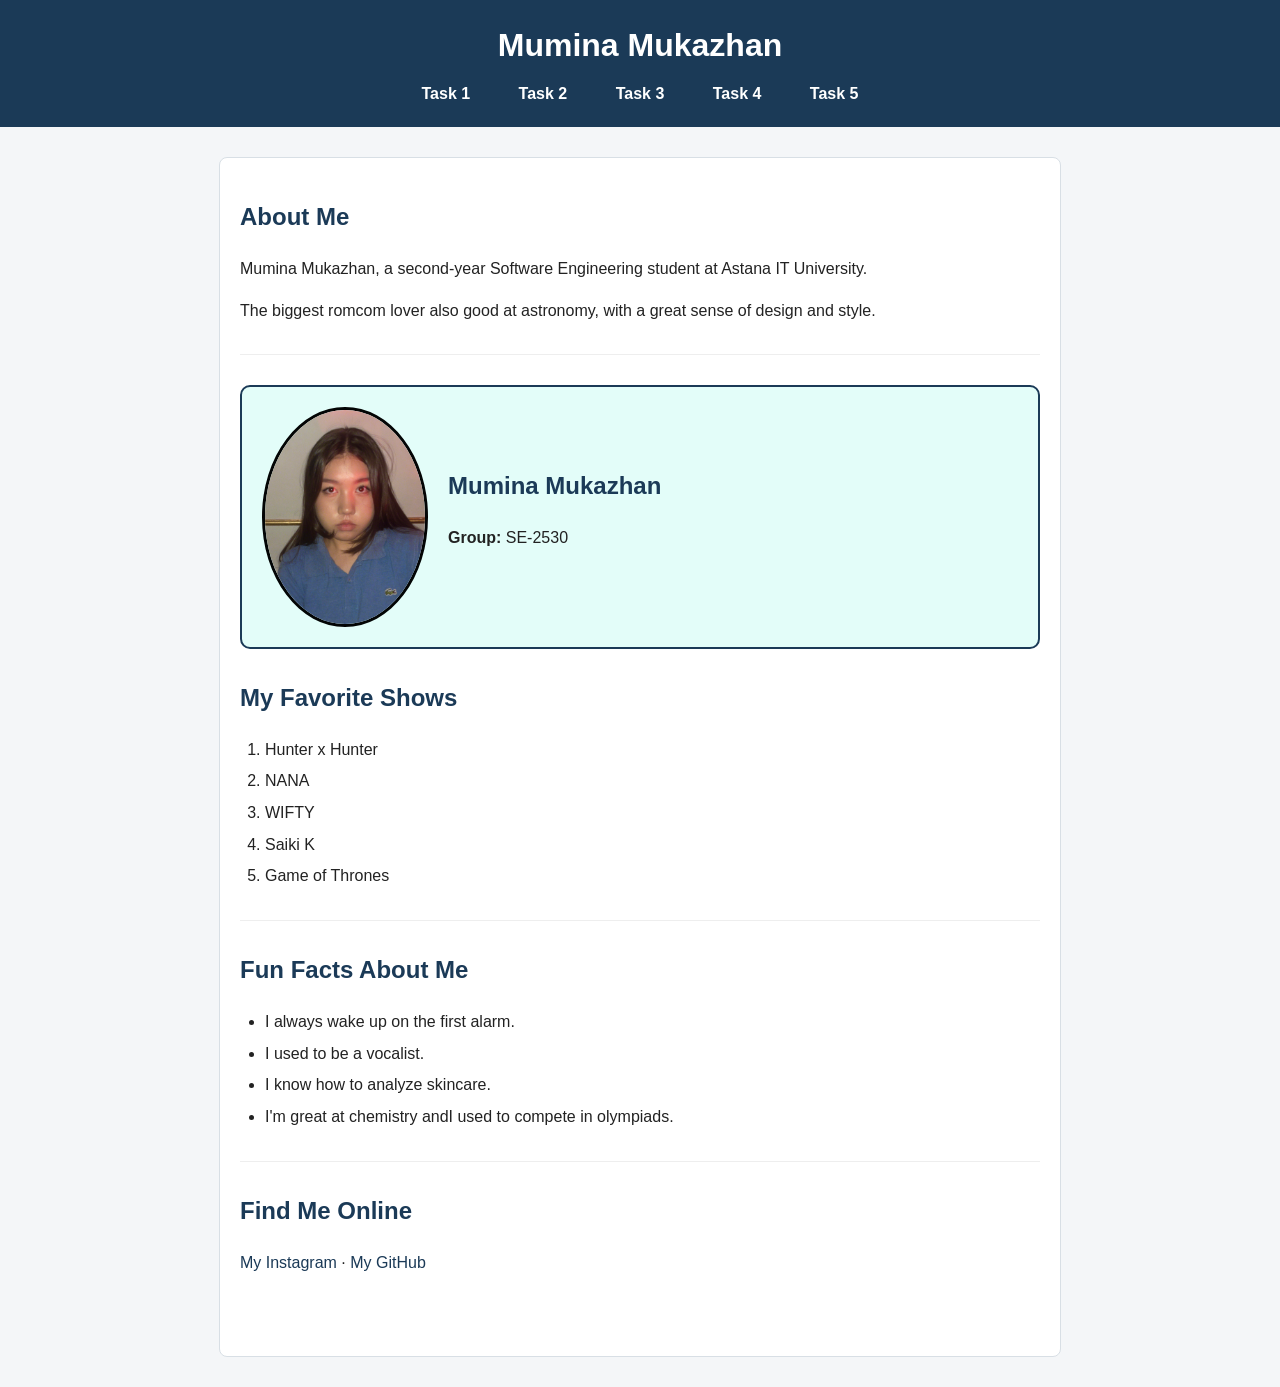
<file: index.html>
<!DOCTYPE html>
<html lang="en">
<head>
  <meta charset="UTF-8">
  <meta name="viewport" content="width=device-width, initial-scale=1.0">
  <title>My Personal Page — Task 1</title>
  <link rel="stylesheet" href="style1.css">
</head>
<body>

  <header class="site-header">
    <h1>Mumina Mukazhan</h1>
    <nav class="navbar">
      <ul>
        <li><a href="index.html">Task 1</a></li>
        <li><a href="task2.html">Task 2</a></li>
        <li><a href="exercise1/index.html">Task 3</a></li>
        <li><a href="task4.html">Task 4</a></li>
        <li><a href="task5.html">Task 5</a></li>
      </ul>
    </nav>
  </header>

  <main class="container">

    <section id="intro">
      <h2>About Me</h2>
      <p>Mumina Mukazhan, a second-year Software Engineering student at Astana IT University.</p>
      <p>The biggest romcom lover also good at astronomy, with a great sense of design and style.</p>
    </section>

    <section id="profile-card" class="card">
      <img src="ccdr 2026-08-03 012801F3475F04AEB8.JPG" alt="Portrait photo of Mumina Mukazhan" class="profile-photo">
      <div class="card-info">
        <h2>Mumina Mukazhan</h2>
        <p><strong>Group:</strong> SE-2530</p>
      </div>
    </section>

    <section id="shows">
      <h2>My Favorite Shows</h2>
      <ol>
        <li>Hunter x Hunter</li>
        <li>NANA</li>
        <li>WIFTY</li>
        <li>Saiki K</li>
        <li>Game of Thrones</li>
      </ol>
    </section>

    <section id="fun-facts">
      <h2>Fun Facts About Me</h2>
      <ul>
        <li>I always wake up on the first alarm.</li>
        <li>I used to be a vocalist.</li>
        <li>I know how to analyze skincare.</li>
        <li>I'm great at chemistry andI used to compete in olympiads.</li>
      </ul>
    </section>

    <section id="links">
      <h2>Find Me Online</h2>
      <p>
        <a href="https://instagram.com/torufd" target="_blank">My Instagram</a> &middot;
        <a href="https://github.com/muminamukazhan" target="_blank">My GitHub</a>
      </p>
    </section>

  </main>

</body>
</html>
</file>
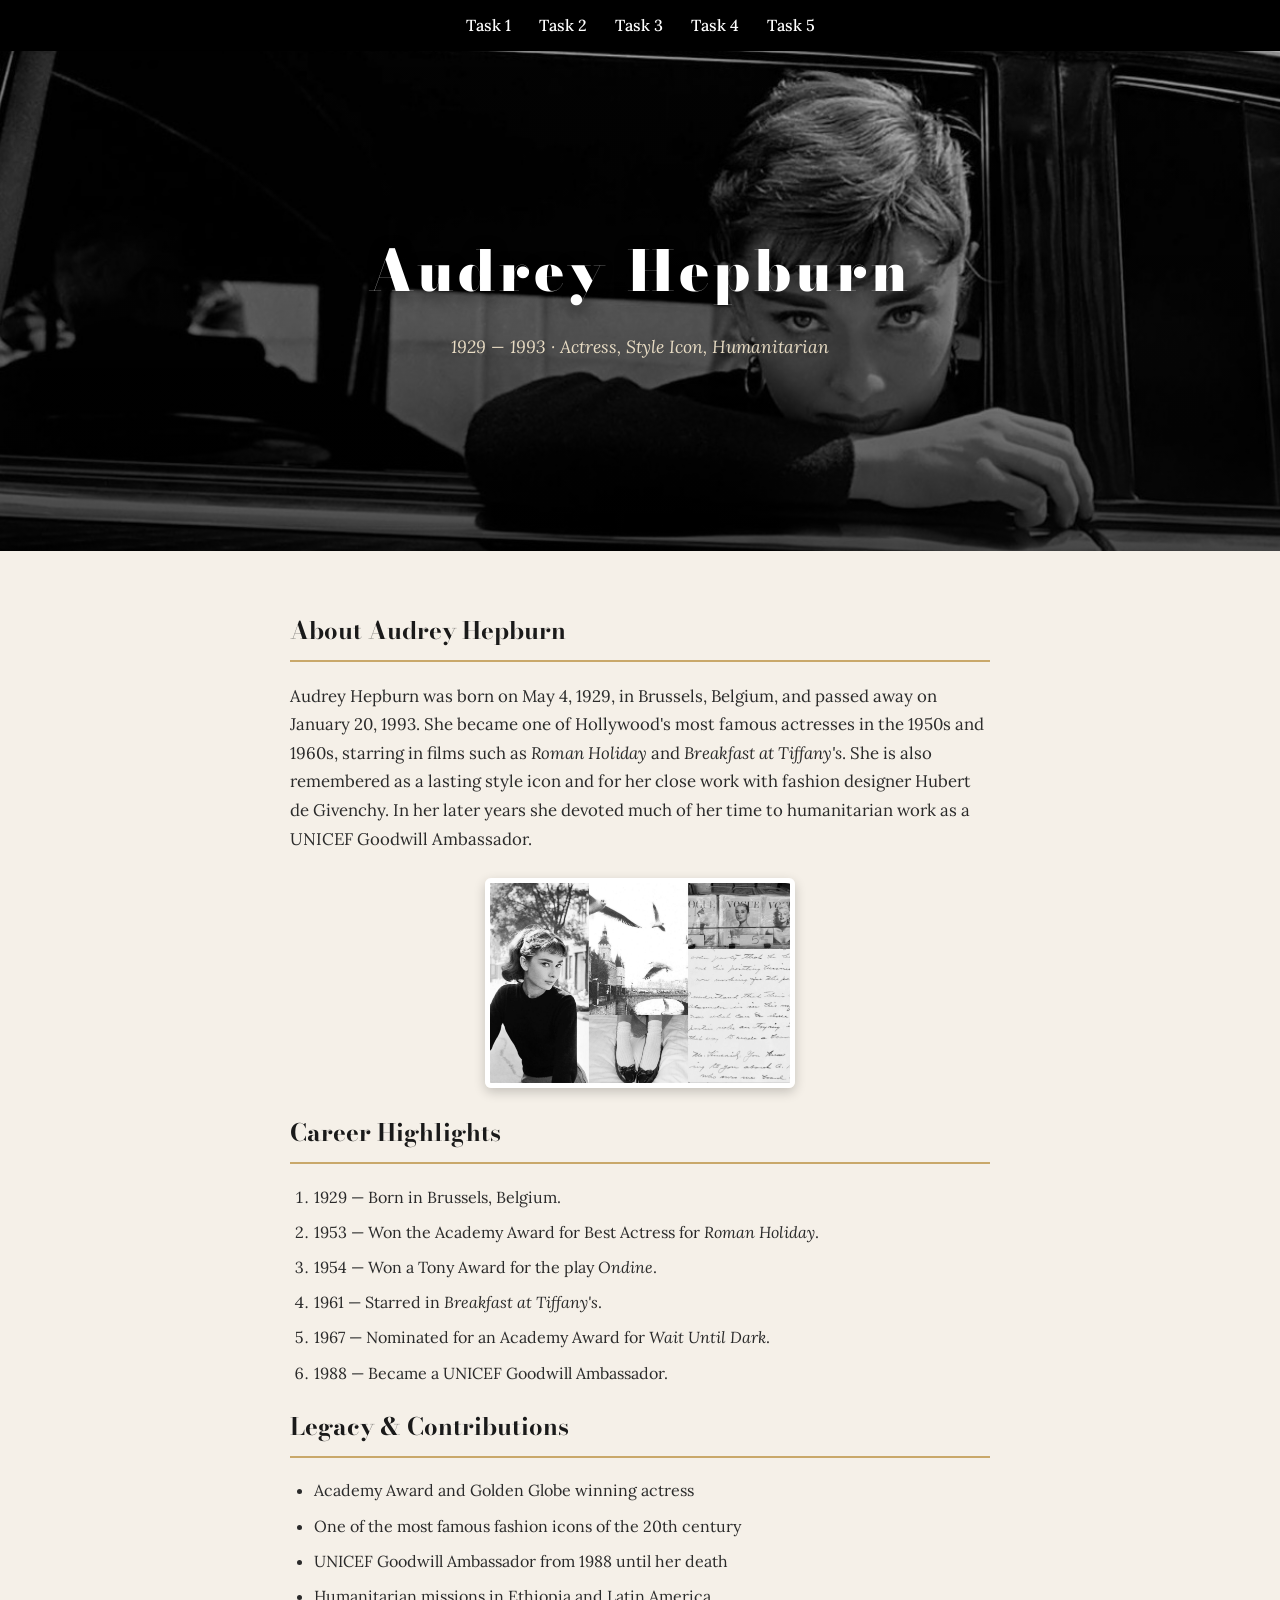
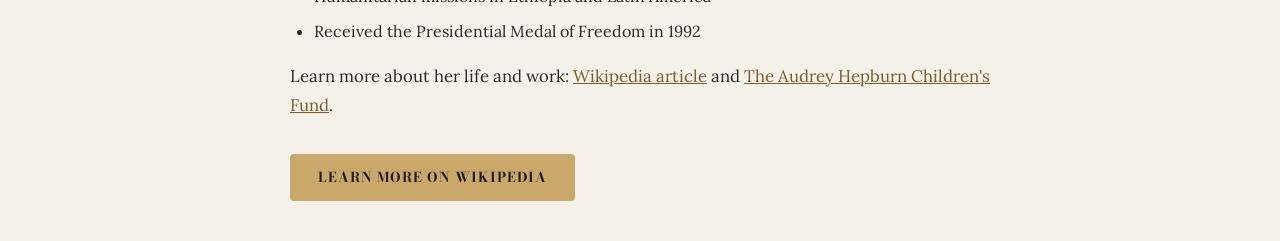
<file: exercise1/index.html>
<!DOCTYPE html>
<html lang="en">
<head>
  <meta charset="UTF-8">
  <meta name="viewport" content="width=device-width, initial-scale=1.0">
  <title>Audrey Hepburn — Tribute Page</title>
  <link href="https://fonts.googleapis.com/css2?family=Bodoni+Moda:wght@700;900&family=Lora:wght@400;500&display=swap" rel="stylesheet">
  <link rel="stylesheet" href="styles.css">
</head>
<body>

  <div class="site-nav">
    <a href="../index.html">Task 1</a>
    <a href="../task2.html">Task 2</a>
    <a href="index.html">Task 3</a>
    <a href="../task4.html">Task 4</a>
    <a href="../task5.html">Task 5</a>
  </div>

  <header class="hero">
    <div class="hero-overlay">
      <h1>Audrey Hepburn</h1>
      <h3>1929 — 1993 · Actress, Style Icon, Humanitarian</h3>
    </div>
  </header>

  <div class="content">

    <h2>About Audrey Hepburn</h2>
    <p>
      Audrey Hepburn was born on May 4, 1929, in Brussels, Belgium, and
      passed away on January 20, 1993. She became one of Hollywood's most
      famous actresses in the 1950s and 1960s, starring in films such as
      <em>Roman Holiday</em> and <em>Breakfast at Tiffany's</em>. She is
      also remembered as a lasting style icon and for her close work with
      fashion designer Hubert de Givenchy. In her later years she devoted
      much of her time to humanitarian work as a UNICEF Goodwill Ambassador.
    </p>

    <img src="portrait.jpg" alt="Portrait of Audrey Hepburn" class="portrait">

    <h2>Career Highlights</h2>
    <ol>
      <li>1929 — Born in Brussels, Belgium.</li>
      <li>1953 — Won the Academy Award for Best Actress for <em>Roman Holiday</em>.</li>
      <li>1954 — Won a Tony Award for the play <em>Ondine</em>.</li>
      <li>1961 — Starred in <em>Breakfast at Tiffany's</em>.</li>
      <li>1967 — Nominated for an Academy Award for <em>Wait Until Dark</em>.</li>
      <li>1988 — Became a UNICEF Goodwill Ambassador.</li>
    </ol>

    <h2>Legacy &amp; Contributions</h2>
    <ul>
      <li>Academy Award and Golden Globe winning actress</li>
      <li>One of the most famous fashion icons of the 20th century</li>
      <li>UNICEF Goodwill Ambassador from 1988 until her death</li>
      <li>Humanitarian missions in Ethiopia and Latin America</li>
      <li>Received the Presidential Medal of Freedom in 1992</li>
    </ul>

    <p>
      Learn more about her life and work:
      <a href="https://en.wikipedia.org/wiki/Audrey_Hepburn" target="_blank">Wikipedia article</a> and
      <a href="https://www.audreyhepburn.com/" target="_blank">The Audrey Hepburn Children's Fund</a>.
    </p>

    <a href="https://en.wikipedia.org/wiki/Audrey_Hepburn" target="_blank" class="btn">Learn More on Wikipedia</a>

  </div>

</body>
</html>
</file>
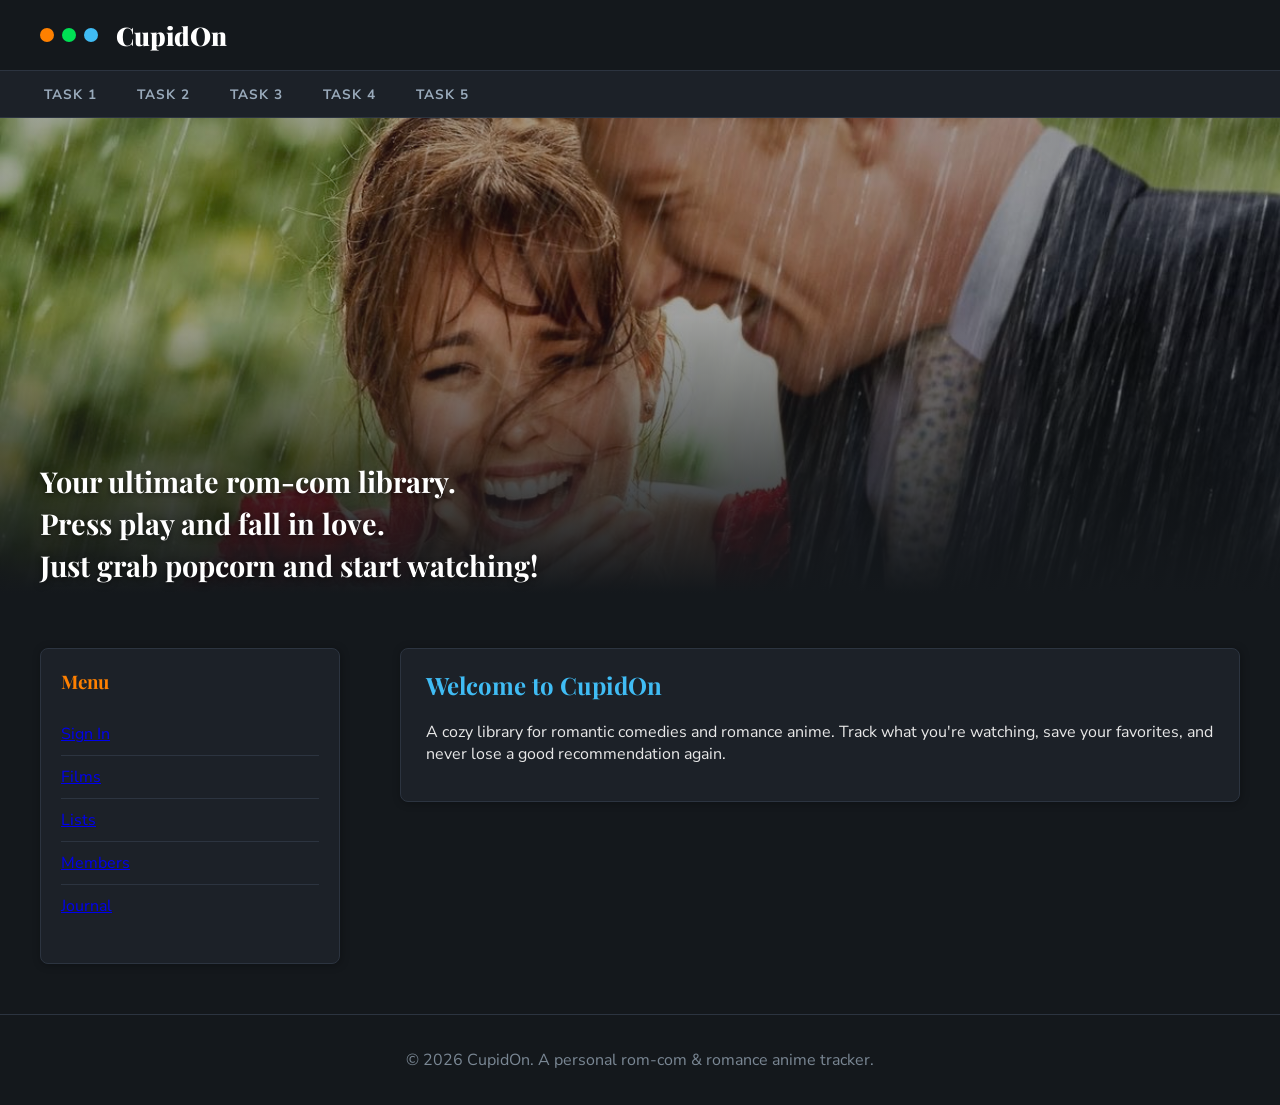
<file: task2.html>
<!DOCTYPE html>
<html lang="en">
<head>
  <meta charset="UTF-8">
  <meta name="viewport" content="width=device-width, initial-scale=1.0">
  <title>CupidOn — Task 2</title>
  <link rel="preconnect" href="https://fonts.googleapis.com">
  <link href="https://fonts.googleapis.com/css2?family=Playfair+Display:wght@700;900&family=Nunito+Sans:wght@400;700&display=swap" rel="stylesheet">
  <link rel="stylesheet" href="style2.css">
</head>
<body>

  <div class="header">
    <div class="logo">
      <span class="dot dot-orange"></span>
      <span class="dot dot-green"></span>
      <span class="dot dot-blue"></span>
      <span class="logo-text">CupidOn</span>
    </div>
  </div>

  <div class="navbar">
    <a href="index.html">TASK 1</a>
    <a href="task2.html">TASK 2</a>
    <a href="exercise1/index.html">TASK 3</a>
    <a href="task4.html">TASK 4</a>
    <a href="task5.html">TASK 5</a>
  </div>

  <div class="hero">
    <div class="hero-text">
      <p>Your ultimate rom-com library.</p>
      <p>Press play and fall in love.</p>
      <p>Just grab popcorn and start watching!</p>
    </div>
  </div>

  <div class="wrapper">

    <div class="sidebar">
  <h3>Menu</h3>
  <ul>
    <li><a href="#">Sign In</a></li>
    <li><a href="#">Films</a></li>
    <li><a href="#">Lists</a></li>
    <li><a href="#">Members</a></li>
    <li><a href="#">Journal</a></li>
  </ul>
</div>
    <div class="content">
      <h2>Welcome to CupidOn</h2>
      <p>
        A cozy library for romantic comedies and romance anime.
         Track what you're watching, save your favorites,
          and never lose a good recommendation again.
      </p>
    </div>

    <div class="clearfix"></div>
  </div>

  <div class="footer">
    <p>&copy; 2026 CupidOn. A personal rom-com &amp; romance anime tracker.</p>
  </div>
  
</body>
</html>
</file>
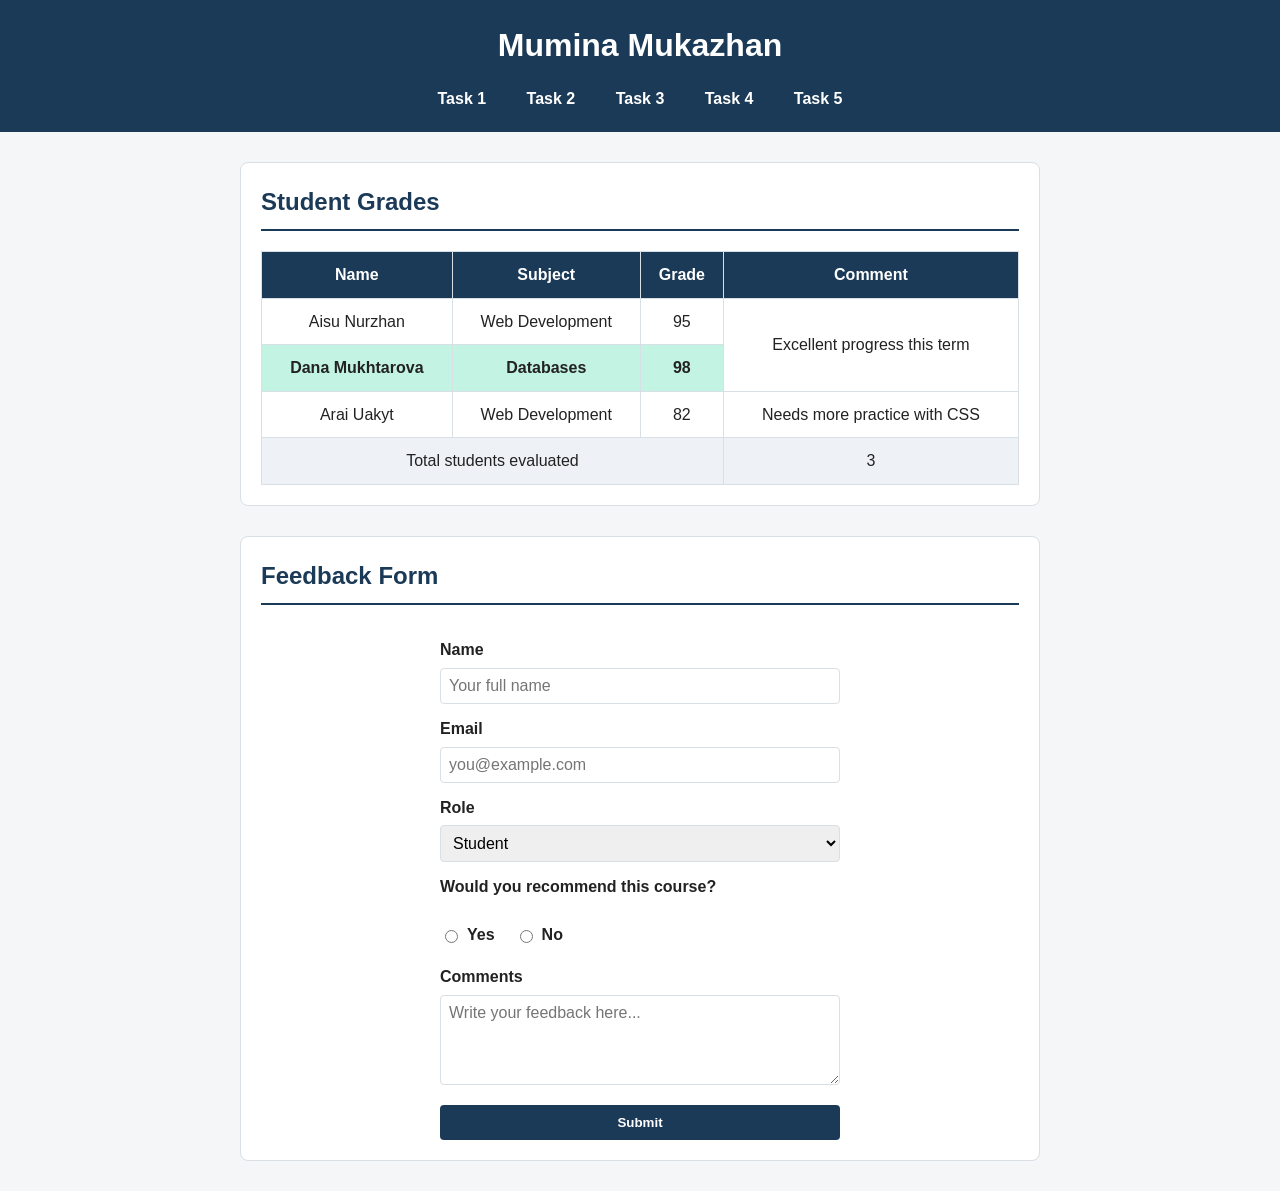
<file: task4.html>
<!DOCTYPE html>
<html lang="en">
<head>
  <meta charset="UTF-8">
  <meta name="viewport" content="width=device-width, initial-scale=1.0">
  <title>Task 4 — Table & Form</title>
  <link rel="stylesheet" href="task4.css">
</head>
<body>

  <header class="site-header">
    <h1>Mumina Mukazhan</h1>
    <nav class="site-nav">
      <a href="index.html">Task 1</a>
      <a href="task2.html">Task 2</a>
      <a href="exercise1/index.html">Task 3</a>
      <a href="task4.html">Task 4</a>
      <a href="task5.html">Task 5</a>
    </nav>
  </header>

  <div class="page">

    <section class="card">
      <h2 id="grades-heading">Student Grades</h2>

      <table class="grades-table">
        <thead>
          <tr>
            <th>Name</th>
            <th>Subject</th>
            <th>Grade</th>
            <th>Comment</th>
          </tr>
        </thead>
        <tbody>
          <tr>
            <td>Aisu Nurzhan</td>
            <td>Web Development</td>
            <td>95</td>
            <td rowspan="2">Excellent progress this term</td>
          </tr>
          <tr class="highlight-row">
            <td>Dana Mukhtarova</td>
            <td>Databases</td>
            <td>98</td>
          </tr>
          <tr>
            <td>Arai Uakyt</td>
            <td>Web Development</td>
            <td>82</td>
            <td>Needs more practice with CSS</td>
          </tr>
          <tr>
            <td colspan="3">Total students evaluated</td>
            <td>3</td>
          </tr>
        </tbody>
      </table>
    </section>

    <section class="card">
      <h2>Feedback Form</h2>

      <form class="feedback-form" id="feedback-form">
        <label for="name">Name</label>
        <input type="text" id="name" name="name" placeholder="Your full name" required>

        <label for="email">Email</label>
        <input type="email" id="email" name="email" placeholder="you@example.com" required>

        <label for="role">Role</label>
        <select id="role" name="role">
          <option value="student">Student</option>
          <option value="teacher">Teacher</option>
          <option value="other">Other</option>
        </select>

        <label>Would you recommend this course?</label>
        <div class="radio-group">
          <label class="radio-label"><input type="radio" name="recommend" value="yes"> Yes</label>
          <label class="radio-label"><input type="radio" name="recommend" value="no"> No</label>
        </div>

        <label for="comments">Comments</label>
        <textarea id="comments" name="comments" rows="4" placeholder="Write your feedback here..."></textarea>

        <button type="submit" class="submit-btn">Submit</button>
      </form>
    </section>

  </div>

</body>
</html>
</file>
<file: style1.css>
body {
  margin: 0;
  padding: 0;
  font-family: 'Segoe UI', Arial, sans-serif;
  background-color: #f4f6f8;
  color: #222;
  line-height: 1.6;
}

h1, h2 {
  color: #1b3a57;
}

#intro {
  margin-bottom: 30px;
}

.site-header {
  background-color: #1b3a57;
  color: #fff;
  padding: 20px;
  text-align: center;
}

.site-header h1 {
  color: #fff;
  margin: 0 0 10px 0;
}

.navbar ul {
  list-style: none;
  display: block;
  padding: 0;
  margin: 0;
}

.navbar li {
  display: inline-block;
  margin: 0 12px;
}

.navbar a {
  color: #fff;
  text-decoration: none;
  font-weight: bold;
  padding: 6px 10px;
  border-radius: 4px;
  transition: background-color 0.3s ease;
}

.navbar a:hover {
  background-color: #c3f3e3;
  color: #1b3a57;
}

.container {
  max-width: 800px;
  margin: 30px auto;
  padding: 20px;
  background-color: #ffffff;
  border: 1px solid #d8dfe5;
  border-radius: 8px;
}

section {
  margin-bottom: 30px;
  padding-bottom: 15px;
  border-bottom: 1px solid #eee;
}

section:last-child {
  border-bottom: none;
}

.card {
  display: flex;
  align-items: center;
  gap: 20px;
  background-color: #e3fdf9;
  border: 2px solid #1b3a57;
  border-radius: 10px;
  padding: 20px;
}

.profile-photo {
  max-width: 160px;
  border-radius: 50%;
  border: 3px solid rgb(3, 5, 5);
}

.card-info h2 {
  margin-top: 0;
}

ol, ul {
  padding-left: 25px;
}

li {
  margin-bottom: 6px;
}

a {
  color: #1b3a57;
  text-decoration: none;
}

a:hover {
  color: #96fff3;
  text-decoration: underline;
}

/* Footer */
.site-footer {
  text-align: center;
  padding: 15px;
  background-color: #1b3a57;
  color: #fff;
  margin-top: 20px;
}
</file>
<file: exercise1/styles.css>
body {
  margin: 0;
  font-family: 'Lora', Georgia, serif;
  background-color: #f5f0e8;
  color: #2a2a2a;
  line-height: 1.7;
}

.site-nav {
  background-color: #000;
  padding: 12px 20px;
  text-align: center;
}

.site-nav a {
  color: #fff;
  text-decoration: none;
  font-family: 'Lora', serif;
  font-weight: 500;
  margin: 0 12px;
}

.site-nav a:hover {
  color: #c9a86a;
}

.hero {
  position: relative;
  height: 500px;
  background-image: linear-gradient(to bottom, rgba(0,0,0,0.15), rgba(0,0,0,0.7)),
                     url("hero.jpg");
  background-size: cover;
  background-position: center 20%;
  display: flex;
  align-items: center;
  justify-content: center;
  text-align: center;
}

.hero-overlay h1 {
  font-family: 'Bodoni Moda', serif;
  font-weight: 900;
  font-size: 3.5rem;
  letter-spacing: 4px;
  color: #fff;
  margin: 0;
  text-shadow: 0 4px 16px rgba(0,0,0,0.6);
}

.hero-overlay h3 {
  font-family: 'Lora', serif;
  font-weight: 400;
  font-style: italic;
  color: #e8dcc4;
  margin-top: 14px;
  font-size: 1.1rem;
}

.content {
  max-width: 700px;
  margin: 0 auto;
  padding: 40px 25px;
}

.content h2 {
  font-family: 'Bodoni Moda', serif;
  font-weight: 700;
  color: #1a1a1a;
  border-bottom: 2px solid #c9a86a;
  padding-bottom: 8px;
}

.content p {
  font-size: 1.05rem;
}

.portrait {
  display: block;
  max-width: 100%;
  width: 300px;
  margin: 25px auto;
  border-radius: 6px;
  border: 5px solid #fff;
  box-shadow: 0 4px 12px rgba(0,0,0,0.2);
}

ol, ul {
  padding-left: 24px;
}

li {
  margin-bottom: 8px;
}

a {
  color: #7a5c2e;
}

a:hover {
  color: #c9a86a;
}

.btn {
  display: inline-block;
  margin-top: 18px;
  padding: 12px 28px;
  background-color: #c9a86a;
  color: #1a1a1a;
  font-family: 'Bodoni Moda', serif;
  font-weight: 700;
  letter-spacing: 1px;
  text-transform: uppercase;
  font-size: 0.85rem;
  border-radius: 4px;
  text-decoration: none;
}

.btn:hover {
  background-color: #a8874f;
}

.footer {
  text-align: center;
  padding: 20px;
  background-color: #1a1a1a;
  color: #999;
  font-size: 0.9rem;
}
</file>
<file: style2.css>
* {
  box-sizing: border-box;
}

body {
  margin: 0;
  font-family: 'Nunito Sans', Arial, sans-serif;
  background-color: #14181c;
  color: #e8e8e8;
}

.header {
  background-color: #14181c;
  padding: 18px 40px;
  border-bottom: 1px solid #2c3440;
}

.logo {
  display: block;
}

.dot {
  display: inline-block;
  vertical-align: middle;
  width: 14px;
  height: 14px;
  border-radius: 50%;
  margin-right: 4px;
}

.dot-orange { background-color: #ff8000; }
.dot-green  { background-color: #00e054; }
.dot-blue   { background-color: #40bcf4; }

.logo-text {
  display: inline-block;
  vertical-align: middle;
  font-family: 'Playfair Display', serif;
  font-weight: 900;
  font-size: 1.6rem;
  color: #fff;
  margin-left: 10px;
}

.navbar {
  background-color: #1c2128;
  padding: 12px 40px;
  border-bottom: 1px solid #2c3440;
}

.navbar a {
  color: #9ab;
  text-decoration: none;
  font-weight: 700;
  letter-spacing: 1px;
  font-size: 0.85rem;
  margin-right: 28px;
  padding: 6px 4px;
  transition: color 0.3s ease, border-bottom 0.3s ease;
  border-bottom: 2px solid transparent;
}

.navbar a:hover {
  color: #ff8000;
  border-bottom: 2px solid #ff8000;
}

.hero {
  position: relative;
  height: 500px;
  background-image: linear-gradient(to top, rgba(20,24,28,1) 5%, rgba(20,24,28,0.4) 60%),
                     url("IMG_7368\ —\ копия.jpg");
  background-size: cover;
  background-position: center;
}

.hero-text {
  position: absolute;
  bottom: 30px;
  left: 40px;
  right: 40px;
}

.hero-text p {
  font-family: 'Playfair Display', serif;
  font-weight: 700;
  font-size: 1.8rem;
  color: #fff;
  margin: 4px 0;
  text-shadow: 0 2px 6px rgba(0,0,0,0.6);
}

.wrapper {
  padding: 30px 40px;
  position: relative;
}

.sidebar {
  float: left;
  width: 25%;
  background-color: #1c2128;
  padding: 20px;
  border: 1px solid #2c3440;
  border-radius: 8px;
  box-shadow: 1px 1px 8px rgba(0,0,0,0.3);
}

.sidebar h3 {
  font-family: 'Playfair Display', serif;
  color: #ff8000;
  margin-top: 0;
}

.sidebar ul {
  list-style: none;
  padding: 0;
}

.sidebar li {
  padding: 10px 0;
  border-bottom: 1px solid #2c3440;
  color: #cfd8e3;
}

.sidebar li:last-child {
  border-bottom: none;
}

.content {
  float: right;
  width: 70%;
  background-color: #1c2128;
  padding: 20px 25px;
  border: 1px solid #2c3440;
  border-radius: 8px;
  box-shadow: 1px 1px 8px rgba(0,0,0,0.3);
}

.content h2 {
  font-family: 'Playfair Display', serif;
  color: #40bcf4;
  margin-top: 0;
}

.content code {
  background-color: #2c3440;
  padding: 2px 6px;
  border-radius: 4px;
  color: #ff8000;
}

.clearfix {
  clear: both;
}

.footer {
  background-color: #14181c;
  color: #7a8794;
  text-align: center;
  padding: 18px;
  border-top: 1px solid #2c3440;
  margin-top: 20px;
}
</file>
<file: task4.css>
body {
  margin: 0;
  padding: 0;
  font-family: 'Segoe UI', Arial, sans-serif;
  background-color: #f4f6f8;
  color: #222;
  line-height: 1.6;
}

.site-header {
  background-color: #1b3a57;
  color: #fff;
  padding: 20px;
  text-align: center;
}

.site-header h1 {
  color: #fff;
  margin: 0 0 15px 0;
}

.site-nav a {
  color: #fff;
  text-decoration: none;
  font-weight: bold;
  padding: 6px 10px;
  margin: 0 8px;
  border-radius: 4px;
  transition: background-color 0.3s ease;
}

.site-nav a:hover {
  background-color: #c3f3e3;
  color: #1b3a57;
}

.page {
  max-width: 800px;
  margin: 30px auto;
  padding: 0 20px;
}

.card {
  background-color: #ffffff;
  border: 1px solid #d8dfe5;
  border-radius: 8px;
  padding: 20px;
  margin-bottom: 30px;
}

.card h2,
#grades-heading {
  color: #1b3a57;
  border-bottom: 2px solid #1b3a57;
  padding-bottom: 8px;
  margin-top: 0;
}

.grades-table {
  width: 100%;
  border-collapse: collapse;
  margin-top: 15px;
}

.grades-table th,
.grades-table td {
  border: 1px solid #d8dfe5;
  padding: 10px;
  text-align: center;
}

.grades-table thead {
  background-color: #1b3a57;
  color: #fff;
}

.grades-table tbody tr:nth-child(even) {
  background-color: #eef2f7;
}

.highlight-row {
  background-color: #c3f3e3 !important;
  font-weight: bold;
}


.feedback-form {
  display: flex;
  flex-direction: column;
  max-width: 400px;
  margin: 15px auto 0 auto;
}

.feedback-form label {
  font-weight: bold;
  margin-top: 12px;
  margin-bottom: 5px;
}

.feedback-form input,
.feedback-form select,
.feedback-form textarea {
  padding: 8px;
  border: 1px solid #d8dfe5;
  border-radius: 4px;
  font-family: inherit;
  font-size: 1rem;
}

.radio-group {
  display: flex;
  gap: 20px;
  margin-top: 5px;
}

.radio-label {
  font-weight: normal;
  margin: 0;
  display: flex;
  align-items: center;
  gap: 6px;
}

.submit-btn {
  margin-top: 20px;
  padding: 10px;
  background-color: #1b3a57;
  color: #fff;
  border: none;
  border-radius: 4px;
  font-weight: bold;
  cursor: pointer;
  transition: background-color 0.3s ease;
}

.submit-btn:hover {
  background-color: #c3f3e3;
  color: #1b3a57;
}

.footer {
  text-align: center;
  padding: 15px;
  background-color: #1b3a57;
  color: #fff;
  margin-top: 20px;
}
</file>
